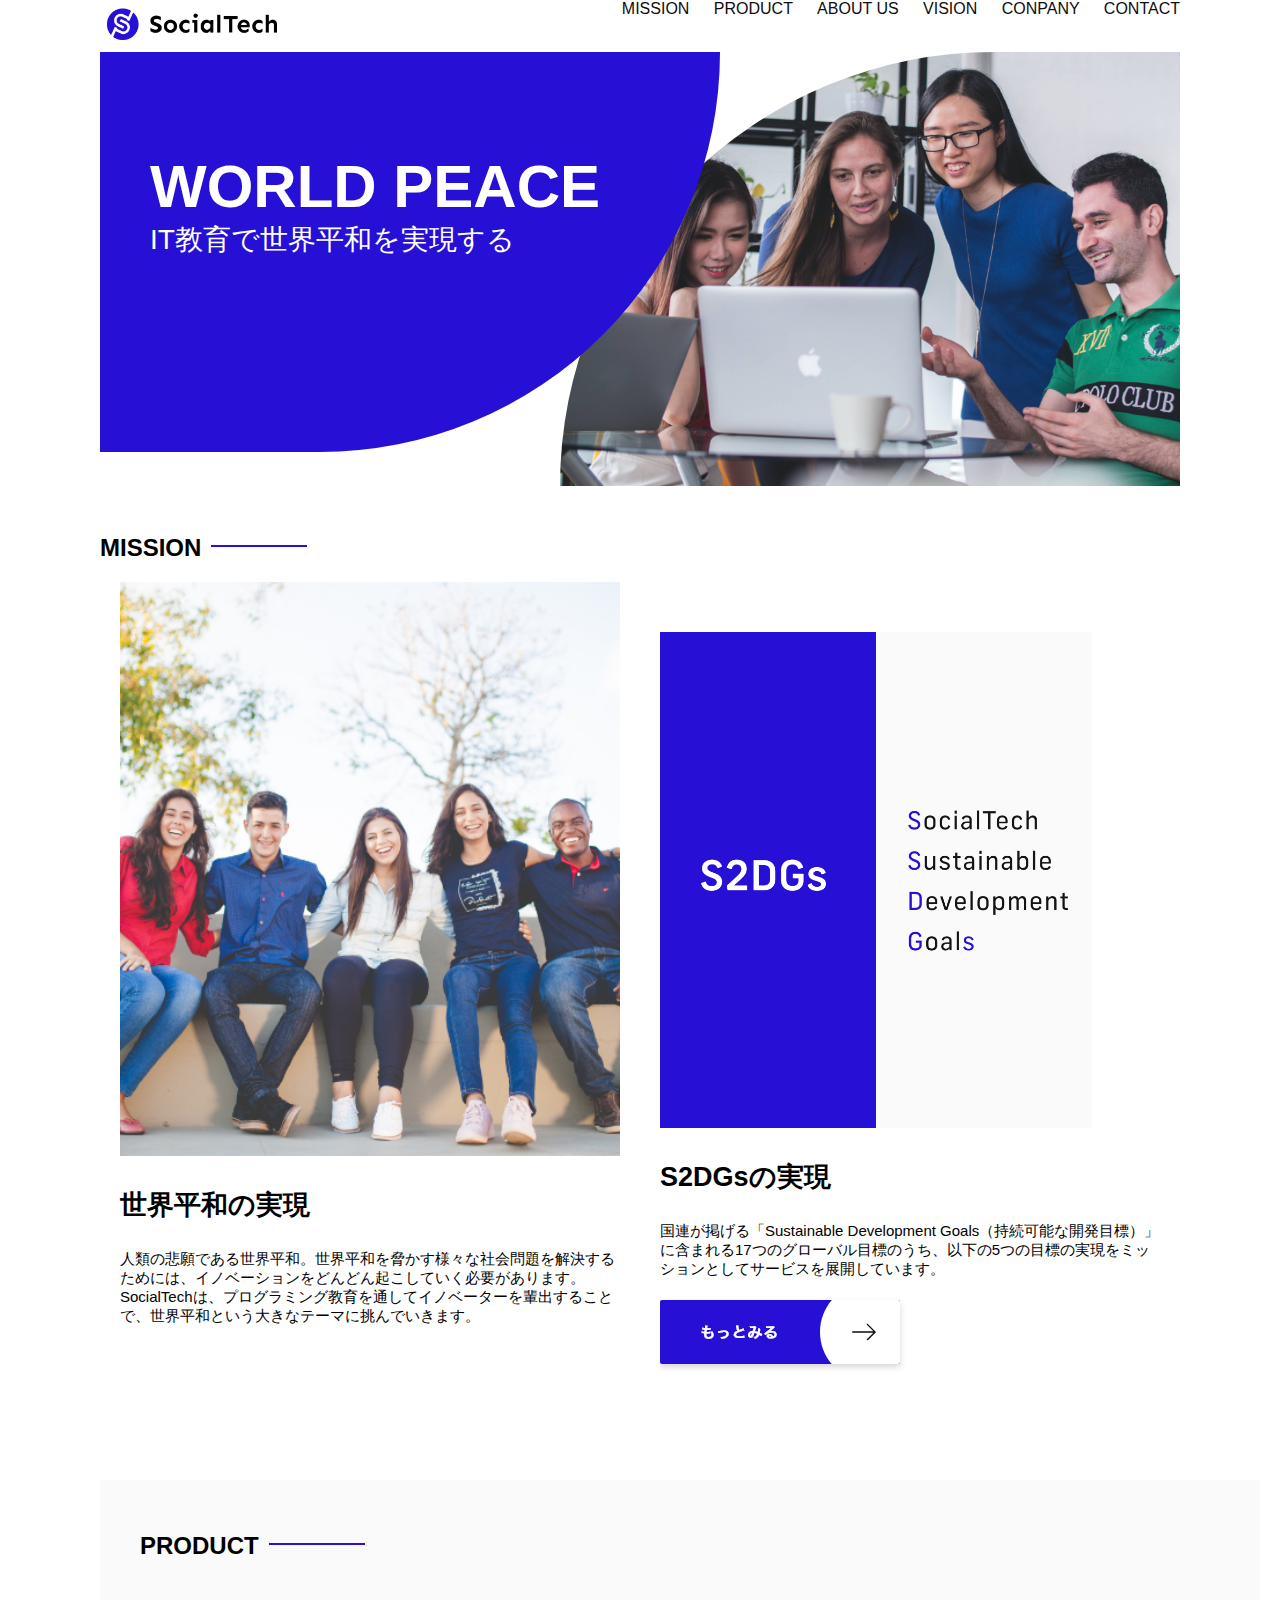
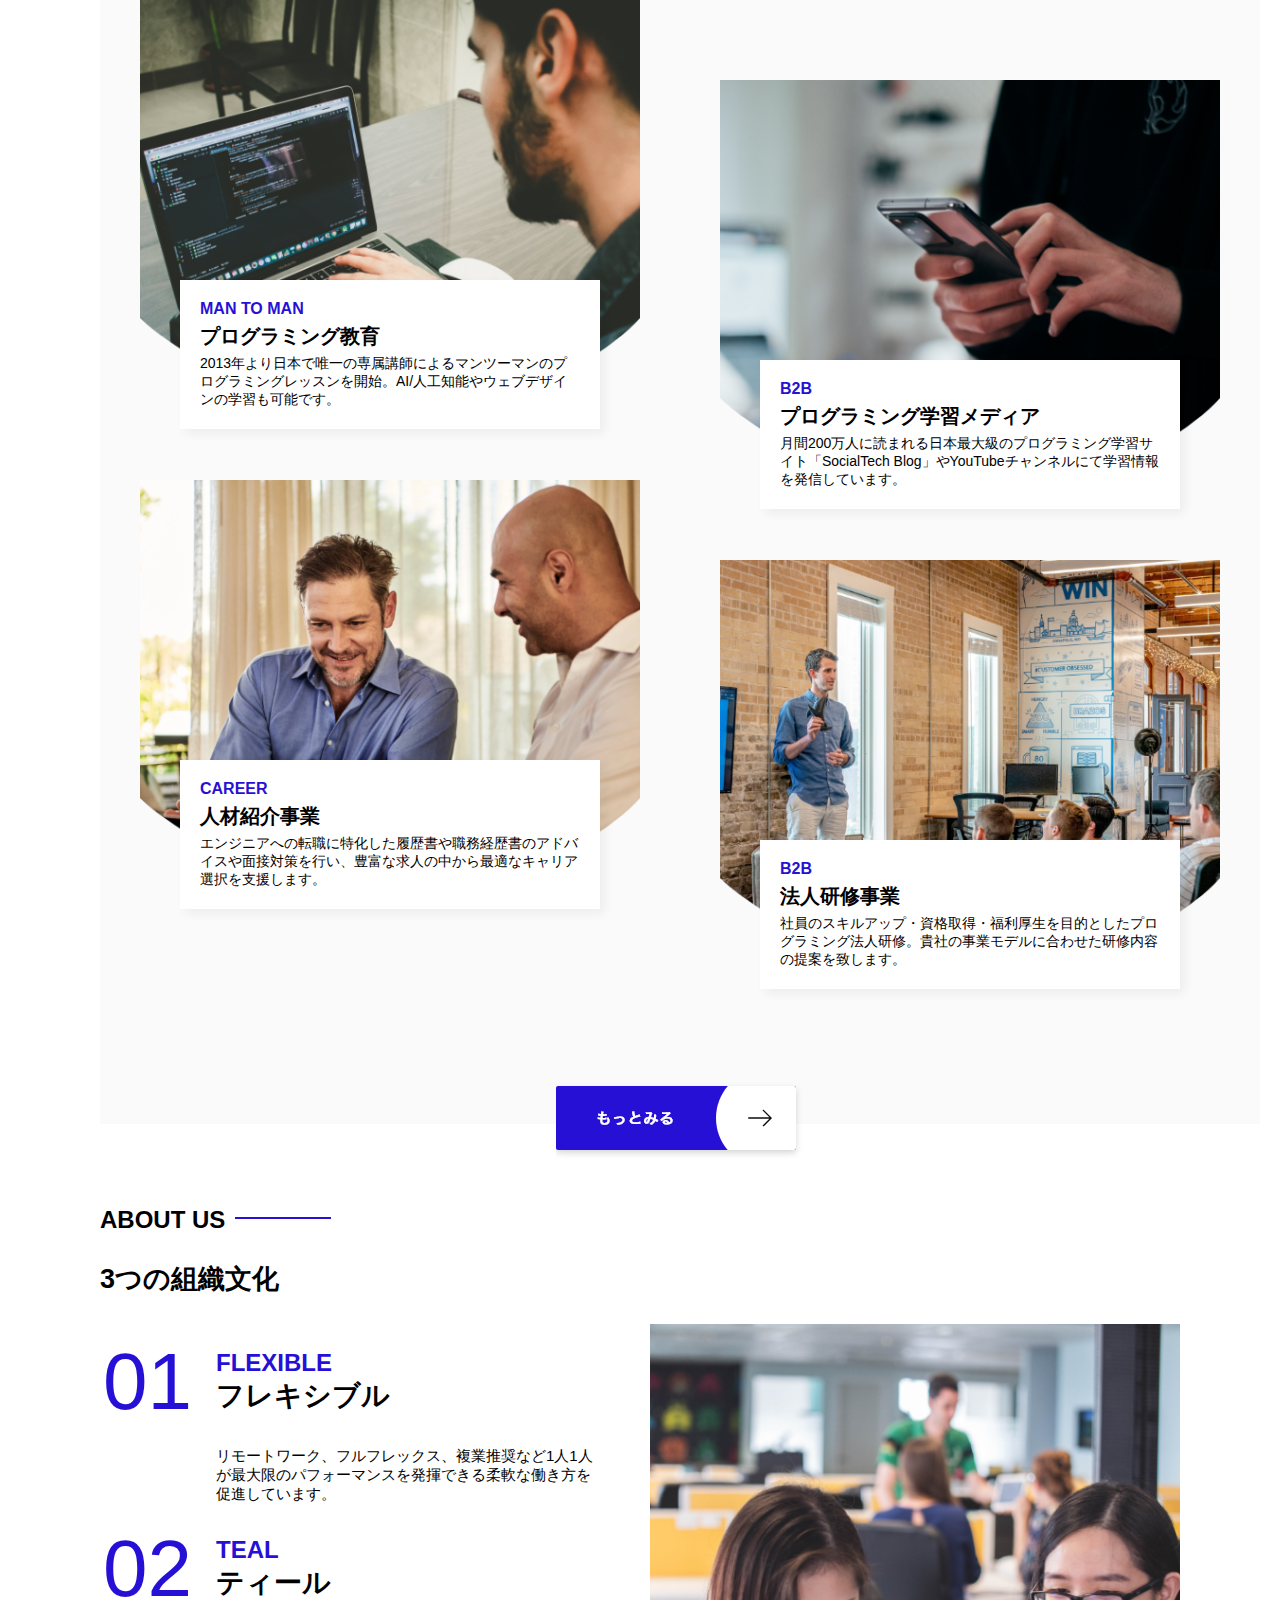
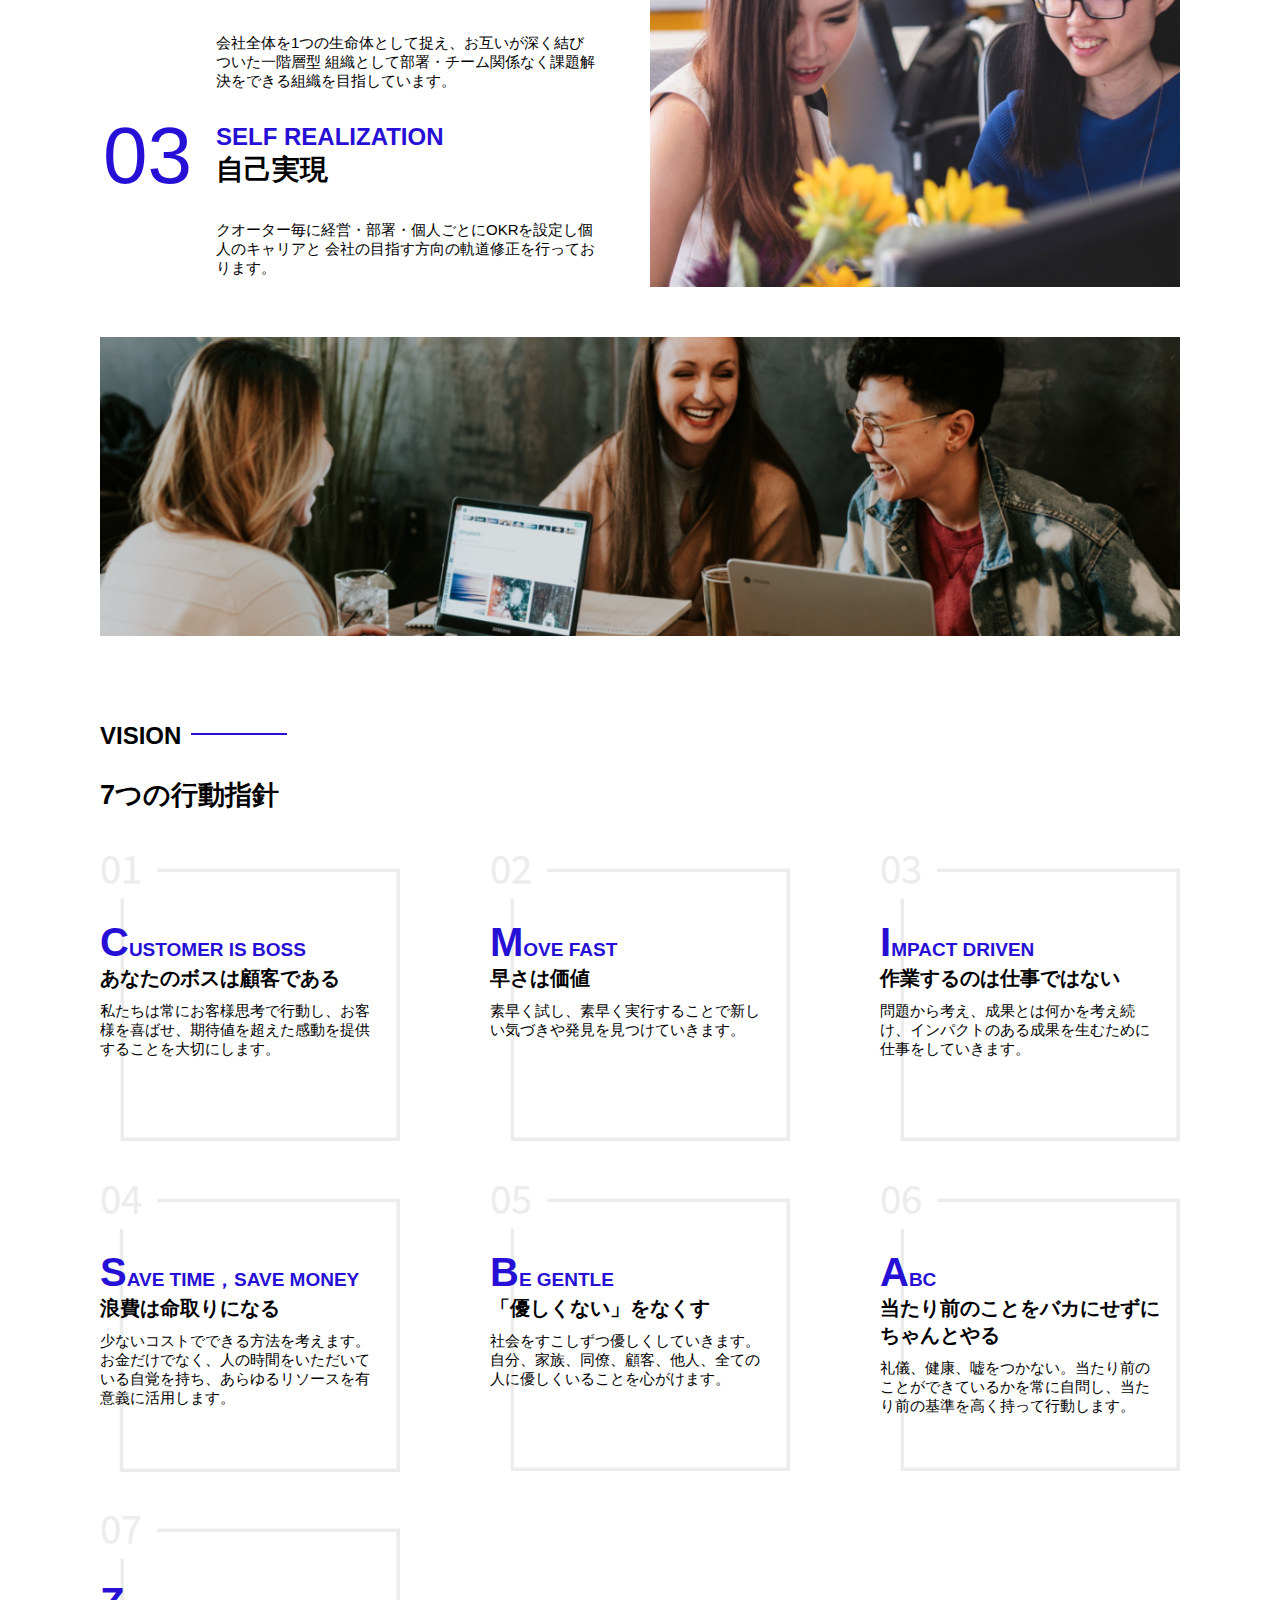
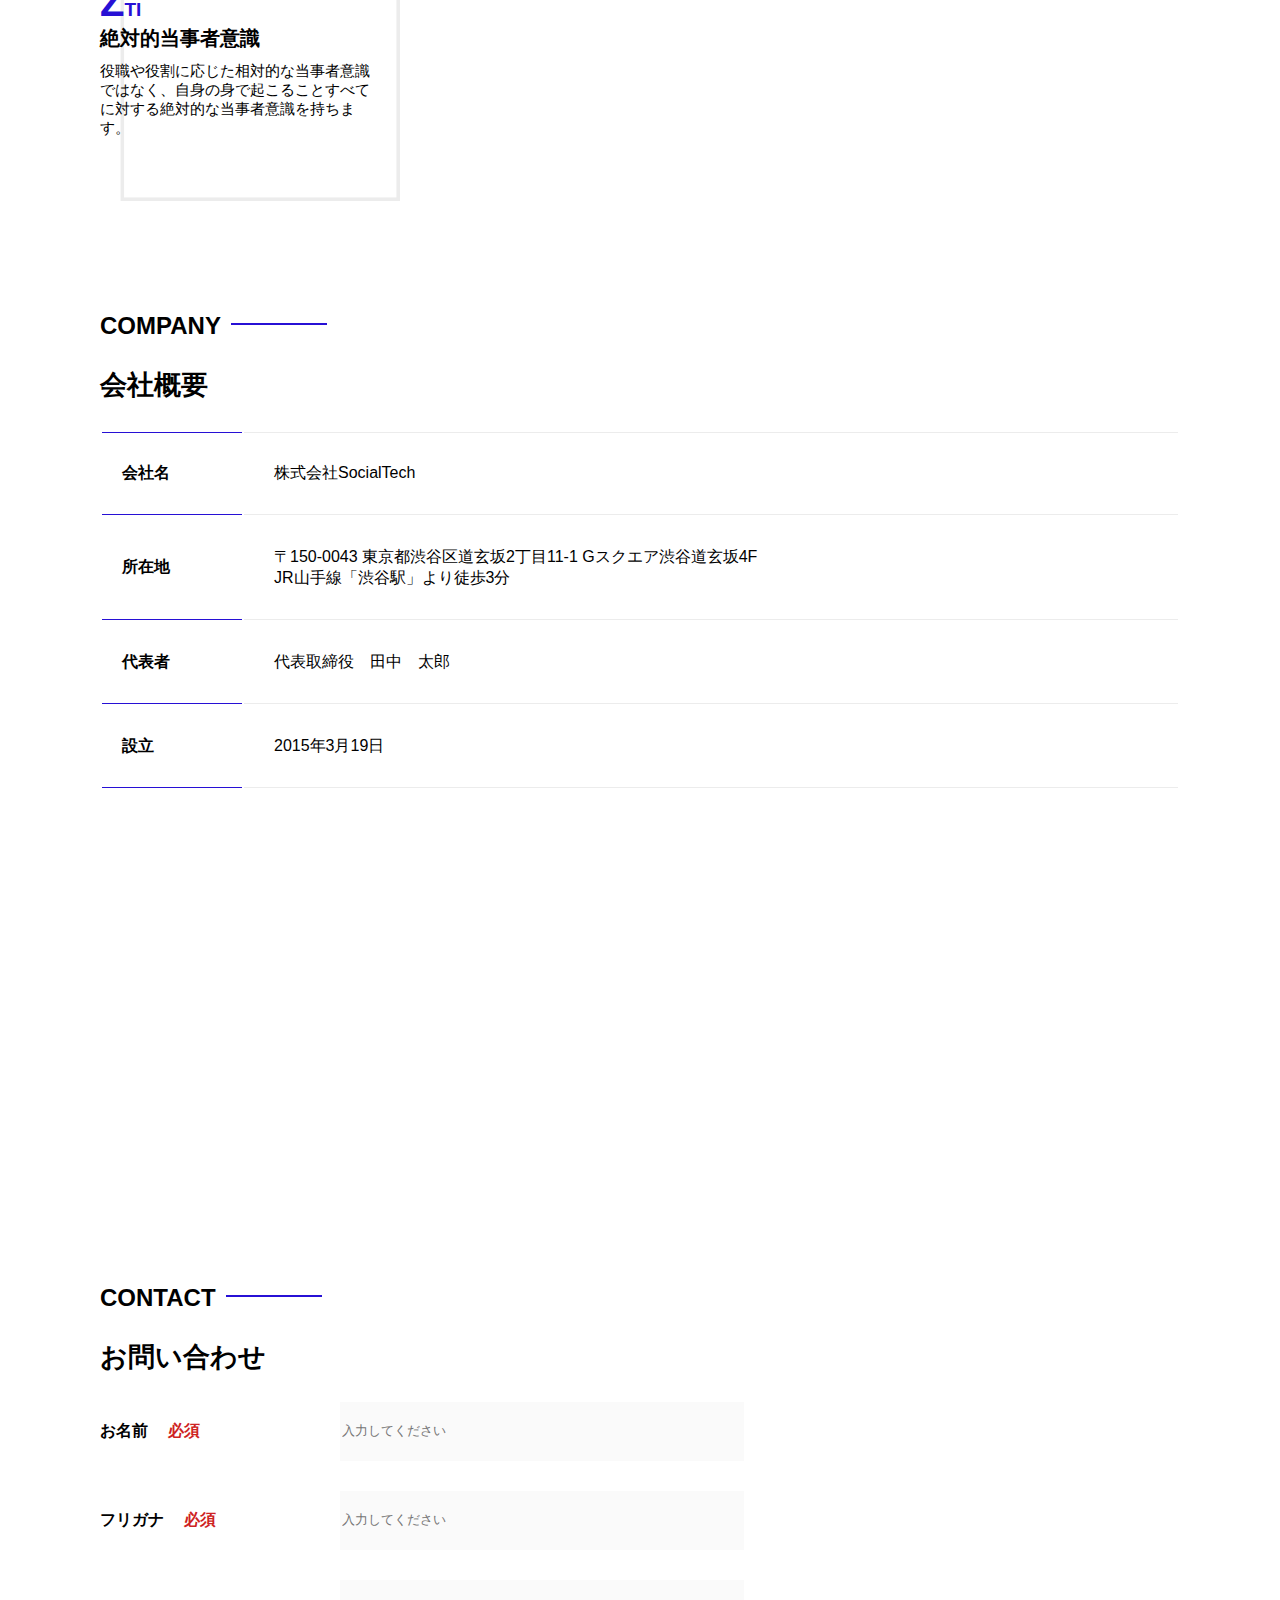
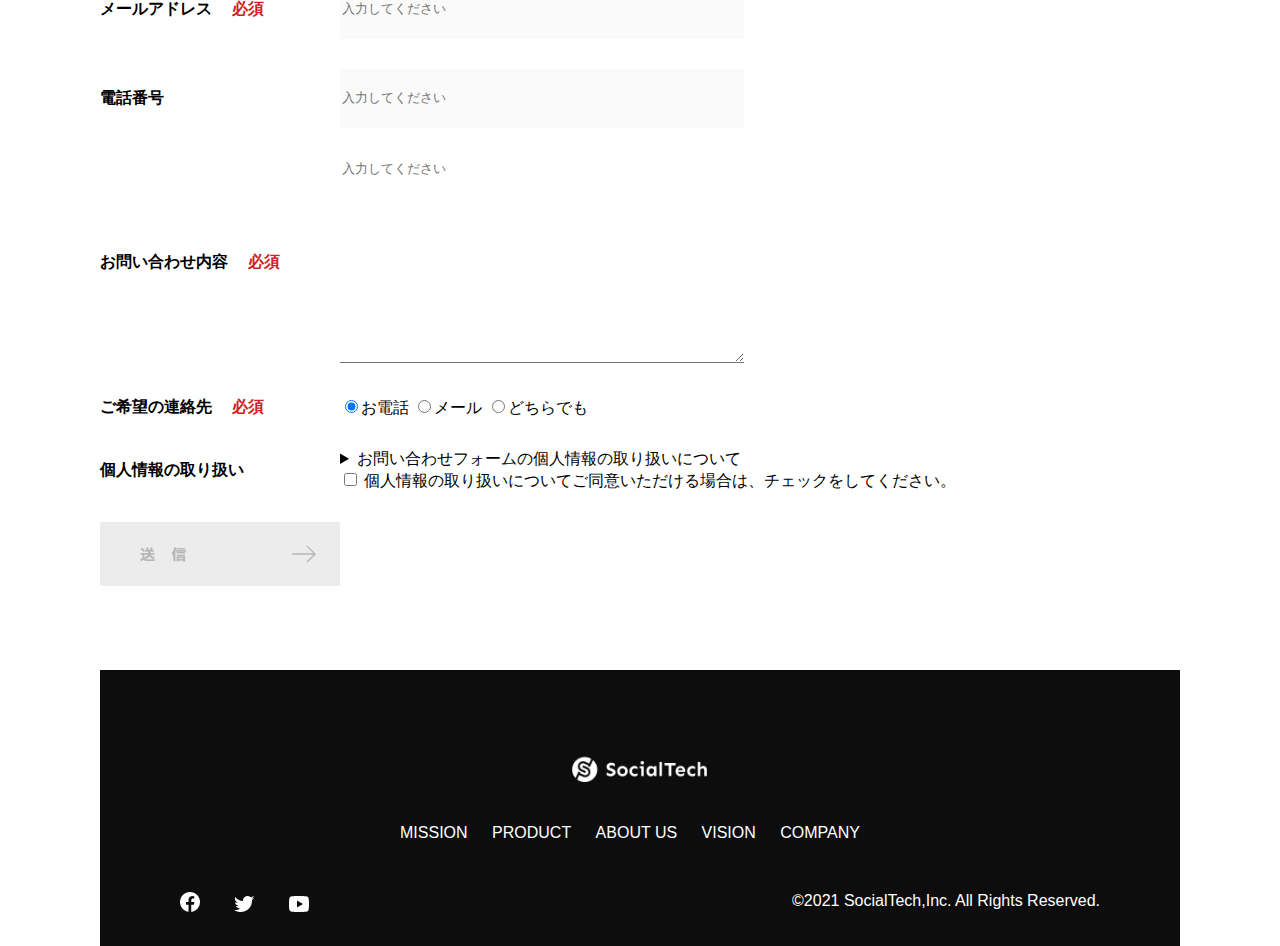
<file: index.html>
<!DOCTYPE html>
<html>
<head>
  <title>SocialTech</title>
  <meta charset="UTF-8">
  <meta name="description" content="SocialtechはEdtech業界のリーディングカンパニーを目指します。">
  <meta name="viewport" content="width=device-width,initial-scale=1.0">
  <link rel="stylesheet" href="style.css">
</head>
<body>
  <!-- ヘッダー -->
  <header>
    <!-- ロゴ -->
    <a href="index.html" id="logo"><img src="images/logo.png" alt="トップページに戻る"></a>

    <!-- PC用ナビゲーション -->
    <nav id="nav-pc">
      <a href="misson.html">MISSION</a>
      <a href="product.html">PRODUCT</a>
      <a href="index.html#aboutus">ABOUT US</a>
      <a href="index.html#vision">VISION</a>
      <a href="index.html#company">CONPANY</a>
      <a href="index.html#contact">CONTACT</a>
    </nav>
    <!-- スマホ用メニューボタン -->
    <img id="menu-sp" src="images/button-menu.png" alt="ナビゲーションを開く" onclick="document.getElementById('nav-sp').style.display = 'block'">
    
    <!-- スマホ用ナビゲーション -->
    <nav id="nav-sp">
      <img id="close" src="images/button-close.png" alt="ナビゲーションを閉じる" onclick="document.getElementById('nav-sp').style.display = 'none'">
       <a id="logo-sp" href="index.html" onclick="document.getElementById('nav-sp').style.display = 'none'"><img
           src="images/logo-sp.png" alt="トップページに戻る"></a>
       <a class="menu" href="mission.html" onclick="document.getElementById('nav-sp').style.display = 'none'">MISSION</a>
       <a class="menu" href="product.html" onclick="document.getElementById('nav-sp').style.display = 'none'">PRODUCT</a>
       <a class="menu" href="index.html#aboutus" onclick="document.getElementById('nav-sp').style.display = 'none'">ABOUT
         US</a>
       <a class="menu" href="index.html#vision"
         onclick="document.getElementById('nav-sp').style.display = 'none'">VISION</a>
       <a class="menu" href="index.html#company"
         onclick="document.getElementById('nav-sp').style.display = 'none'">COMPANY</a>
       <a class="menu" href="index.html#contact"
         onclick="document.getElementById('nav-sp').style.display = 'none'">CONTACT</a>
       <div id="sns">
         <a href="https://www.facebook.com/sejuku2013"><img src="images/button-facebook.png" alt="Facebookのリンク"></a>
         <a href="https://twitter.com/samuraijuku"><img src="images/button-twitter.png" alt="Twitterのリンク"></a>
         <a href="https://www.youtube.com/channel/UCCFOQO5aDK0xXam4cUQXT8g"><img src="images/button-youtube.png" alt="YouTubeのリンク"></a>
    </nav>
  </header>
<main>
<article>
  <!-- メインビジュアル -->
  <section id="main-visual">
    <div id="main-message">
     <h1>WORLD PEACE</h1>
     <p>IT教育で世界平和を実現する</p>
    </div>
    <img src="images/index/index-main.png" alt="PCの周りに集まる多国籍の仲間たち">
  </section>
  <!-- ミッション -->
  <section id="mission">
    <h2 class="index-h2">MISSION</h2>
    <div id="mission-flex">
      <div>
        <img id="mission-photo" src="images/index/index-mission.png" alt="屋外のベンチで写真を撮影する多国籍の仲間たち">
        <h3>世界平和の実現</h3>
        <p>
          人類の悲願である世界平和。世界平和を脅かす様々な社会問題を解決するためには、イノベーションをどんどん起こしていく必要があります。SocialTechは、プログラミング教育を通してイノベーターを輩出することで、世界平和という大きなテーマに挑んでいきます。
        </p>
      </div>
      <div>
        <img id="s2dgs" src="images/index/s2dgs.png" alt="S2DGs">
        <h3>S2DGsの実現</h3>
        <p>国連が掲げる「Sustainable Development Goals（持続可能な開発目標）」に含まれる17つのグローバル目標のうち、以下の5つの目標の実現をミッションとしてサービスを展開しています。</p>
        <a href="misson.html">
          <img src="images/button-more.png" alt="もっとみる">
        </a>
      </div>
    </div>
  </section>
  <!-- プロダクト -->
  <section id="product">
    <h2 class="index-h2">PRODUCT</h2>
    <div>
      <div id="product-left">
        <div>
          <img class="product-photo" src="images/index/index-mantoman.png" alt="PCでコードを書く男性">
          <div class="product-explain">
            <span>MAN TO MAN</span>
            <h3>プログラミング教育</h3>
            <p>2013年より日本で唯一の専属講師によるマンツーマンのプログラミングレッスンを開始。AI/人工知能やウェブデザインの学習も可能です。</p>
          </div>
        </div>
        <div>
          <img class="product-photo" src="images/index/index-career.png" alt="笑顔で話し合う2人の男性">
          <div class="product-explain">
            <span>CAREER</span>
            <h3>人材紹介事業</h3>
            <p>エンジニアへの転職に特化した履歴書や職務経歴書のアドバイスや面接対策を行い、豊富な求人の中から最適なキャリア選択を支援します。</p>
          </div>
        </div>
      </div>
      <div id="product-right">
        <div>
          <img class="product-photo" src="images/index/index-media.png" alt="スマートフォンを操作する人">
          <div class="product-explain">
            <span>B2B</span>
            <h3>プログラミング学習メディア</h3>
            <p>月間200万人に読まれる日本最大級のプログラミング学習サイト「SocialTech Blog」やYouTubeチャンネルにて学習情報を発信しています。</p>
          </div>
        </div>
        <div>
          <img class="product-photo" src="images/index/index-b2b.png" alt="講演中の男性とそれを聴く人々">
          <div class="product-explain">
            <span>B2B</span>
            <h3>法人研修事業</h3>
            <p>社員のスキルアップ・資格取得・福利厚生を目的としたプログラミング法人研修。貴社の事業モデルに合わせた研修内容の提案を致します。</p>
          </div>
        </div>
      </div>
    </div>
    <div>
      <a id="product-more" href="product.html">
        <img src="images/button-more.png" alt="もっとみる">
      </a>
    </div>
  </section>
  <!-- ABOUT US -->
  <section id="aboutus">
    <h2 class="index-h2">ABOUT US</h2>
    <h3>3つの組織文化</h3>
    <div>
      <table class="culture-table">
        <tr>
          <td>
            <span class="culture-num">01</span>
          </td>
          <td>
            <span class="culture-en">FLEXIBLE</span>
            <span class="culture-jp">フレキシブル</span>
          </td>
        </tr>
        <tr>
          <td>
            <!-- 空のセル -->
          </td>
          <td>
            <p class="culture-description">
              リモートワーク、フルフレックス、複業推奨など1人1人が最大限のパフォーマンスを発揮できる柔軟な働き方を促進しています。
            </p>
          </td>
        </tr>
        <tr>
          <td>
            <span class="culture-num">02</span>
          </td>
          <td>
            <span class="culture-en">TEAL</span>
            <span class="culture-jp">ティール</span>
          </td>
        </tr>
        <tr>
          <td>
            <!-- 空のセル -->
          </td>
          <td>
            <p class="culture-description">
              会社全体を1つの生命体として捉え、お互いが深く結びついた一階層型
              組織として部署・チーム関係なく課題解決をできる組織を目指しています。
            </p>
          </td>
        </tr>
        <tr>
          <td>
            <span class="culture-num">03</span>
          </td>
          <td>
            <span class="culture-en">SELF REALIZATION</span>
            <span class="culture-jp">自己実現</span>
          </td>
        </tr>
        <tr>
          <td>
            <!-- 空のセル -->
          </td>
          <td>
            <p class="culture-description">
              クオーター毎に経営・部署・個人ごとにOKRを設定し個人のキャリアと
              会社の目指す方向の軌道修正を行っております。
            </p>
          </td>
        </tr>
      </table>
      <img class="culture-img" src="images/index/index-aboutus1.png" alt="笑顔で話し合う2人の女性">
    </div>
    <img class="culture-img2" src="images/index/index-aboutus2.png" alt="笑顔で話し合う3人の男女">
  </section>
  <!-- VISION -->
  <section id="vision">
    <h2 class="index-h2">VISION</h2>
    <h3>7つの行動指針</h3>
    <div>
      <div class="vision-box">
        <img src="images/index/vision-01.png" alt="01">
        <span>
          <h4>CUSTOMER IS BOSS</h4>
          <h5>あなたのボスは顧客である</h5>
          <p>私たちは常にお客様思考で行動し、お客様を喜ばせ、期待値を超えた感動を提供することを大切にします。</p>
        </span>
      </div>
      <div class="vision-box">
        <img src="images/index/vision-02.png" alt="02">
        <span>
          <h4>MOVE FAST</h4>
          <h5>早さは価値</h5>
          <p>素早く試し、素早く実行することで新しい気づきや発見を見つけていきます。</p>
        </span>
      </div>
      <div class="vision-box">
        <img src="images/index/vision-03.png" alt="03">
        <span>
          <h4>IMPACT DRIVEN</h4>
          <h5>作業するのは仕事ではない</h5>
          <p>問題から考え、成果とは何かを考え続け、インパクトのある成果を生むために仕事をしていきます。</p>
        </span>
      </div>
      <div class="vision-box">
        <img src="images/index/vision-04.png" alt="04">
        <span>
          <h4>SAVE TIME，SAVE MONEY</h4>
          <h5>浪費は命取りになる</h5>
          <p>少ないコストでできる方法を考えます。お金だけでなく、人の時間をいただいている自覚を持ち、あらゆるリソースを有意義に活用します。</p>
        </span>
      </div>
      <div class="vision-box">
        <img src="images/index/vision-05.png" alt="05">
        <span>
          <h4>BE GENTLE</h4>
          <h5>「優しくない」をなくす</h5>
          <p>社会をすこしずつ優しくしていきます。自分、家族、同僚、顧客、他人、全ての人に優しくいることを心がけます。</p>
        </span>
      </div>
      <div class="vision-box">
        <img src="images/index/vision-06.png" alt="06">
        <span>
          <h4>ABC</h4>
          <h5>当たり前のことをバカにせずにちゃんとやる</h5>
          <p>礼儀、健康、嘘をつかない。当たり前のことができているかを常に自問し、当たり前の基準を高く持って行動します。</p>
        </span>
      </div>
      <div class="vision-box">
        <img src="images/index/vision-07.png" alt="07">
        <span>
          <h4>ZTI</h4>
          <h5>絶対的当事者意識</h5>
          <p>役職や役割に応じた相対的な当事者意識ではなく、自身の身で起こることすべてに対する絶対的な当事者意識を持ちます。</p>
        </span>
      </div>
    </div>
  </section>
  <!-- COMPANY -->
  <section id="company">
    <h2 class="index-h2">COMPANY</h2>
    <h3>会社概要</h3>
    <table id="company-table">
      <tr>
        <th class="tableheader-first">会社名</th>
        <td class="cell-first">株式会社SocialTech</td>
      </tr>
      <tr>
        <th class="tableheader">所在地</th>
        <td class="cell">〒150-0043 東京都渋谷区道玄坂2丁目11-1 Gスクエア渋谷道玄坂4F<br>JR山手線「渋谷駅」より徒歩3分</td>
      </tr>
      <tr>
        <th class="tableheader">代表者</th>
        <td class="cell">代表取締役　田中　太郎</td>
      </tr>
      <tr>
        <th class="tableheader">設立</th>
        <td class="cell">2015年3月19日</td>
      </tr>
    </table>
    <iframe src="https://www.google.com/maps/embed?pb=!1m18!1m12!1m3!1d3241.7759544892483!2d139.69399665123464!3d35.65789123876098!2m3!1f0!2f0!3f0!3m2!1i1024!2i768!4f13.1!3m3!1m2!1s0x60188caa0042e8d1%3A0xba130bea826a7aa2!2z44CSMTUwLTAwNDMg5p2x5Lqs6YO95riL6LC35Yy66YGT546E5Z2C77yS5LiB55uu77yR77yR4oiS77yR!5e0!3m2!1sja!2sjp!4v1636872991912!5m2!1sja!2sjp"
    style="border: 0;" allowfullscreen="" loading="lazy">
    </iframe>
  </section>
  <!-- お問い合わせフォーム -->
  <section id="contact">
    <h2 class="index-h2">CONTACT</h2>
    <h3>お問い合わせ</h3>
    <form action="https://api.staticforms.xyz/submit" method="post">
      <input type="text" name="honeypot" style="display:none">
      <input type="hidden" name="accessKey" value="ac609c7e-d6ca-4582-9993-556d2dd8ef37">
      <input type="hidden" name="subject" value="Webサイトからお問い合わせがありました" />
      <input type="hidden" name="replyTo" value="takuma.era@gmail.com">
      <input type="hidden" name="redirectTo" value="">         
      <div>
        <div class="contact-heading">
          <label class="contact-label">お名前<span class="contact-span">必須</span></label>
        </div>
        <div class="contact-form">
          <input type="text" name="name" placeholder="入力してください" class="contact-textbox">
        </div>
      </div>
      <div>
        <div class="contact-heading">
          <label class="contact-label">フリガナ<span class="contact-span">必須</span></label>
        </div>
        <div>
          <input type="text" name="hurigana" placeholder="入力してください" class="contact-textbox">
        </div>
      </div>
      <div>
        <div class="contact-heading">
          <label class="contact-label">メールアドレス<span class="contact-span">必須</span></label>
        </div>
        <div>
          <input type="text" name="email" placeholder="入力してください" class="contact-textbox">
        </div>
      </div>
      <div>
        <div class="contact-heading">
          <label class="contact-label">電話番号</label>
        </div>
        <div>
          <input type="text" name="tel" placeholder="入力してください" class="contact-textbox">
        </div>
      </div>
      <div>
        <div class="contact-heading">
          <label class="contact-label">お問い合わせ内容<span class="contact-span">必須</span></label>
        </div>
        <div>
          <textarea class="contact-textarea" placeholder="入力してください" name="message"></textarea>
        </div>
      </div>
      <div>
        <div class="contact-heading">
          <label class="contact-label">ご希望の連絡先<span class="contact-span">必須</span></label>
        </div>
        <div>
          <input class="radiobutton" type="radio" value="tel" name="contact" checked><label>お電話</label>
          <input class="radiobutton" type="radio" value="mail" name="contact"><label>メール</label>
          <input class="radiobutton" type="radio" value="both" name="contact"><label>どちらでも</label>
        </div>
      </div>
      <div>
        <div class="contact-heading">
          <label class="contact-label">個人情報の取り扱い</label>
        </div>
        <div>
          <details>
            <summary>お問い合わせフォームの個人情報の取り扱いについて</summary>
            <div>
              <span>１．組織の名称又は氏名</span><br>
              株式会社SocialTech<br><br>
              <span>２．個人情報保護管理者（若しくはその代理人）の氏名又は職名、所属及び連絡先
                鈴木 一郎 コーポレート部</span><br>
              メールアドレス：support@socialtech.net<br>
              TEL：03-xxxx-xxxx<br>
              <span>３．個人情報の利用目的</span><br>
              ・本サービス及び本サービスに関連する情報の提供又はそれらに関する連絡のため<br>
              ・ユーザーの本人確認のため<br>
              ・当社サービスのご案内のため<br>
              ・当社の商品等の広告または宣伝（電子メールによるものを含むものとします。）<br><br>
              <span>４．個人情報の取り扱い業務の委託</span><br>
              個人情報の取扱業務の全部または一部を外部に業務委託する場合があります。<br>
              その際、弊社は、個人情報を適切に保護できる管理体制を敷き実行していることを条件として<br>
              委託先を厳選したうえで、機密保持契約を委託先と締結し、お客様の個人情報を厳密に管理させます。<br><br>
              <span>５．個人情報の開示等の請求</span><br>
              お客様は、弊社に対してご自身の個人情報の開示等（利用目的の通知、開示、内容の訂正・追加・削除、利用の停止または消去、第三者への提供の停止）に関して、当社問合わせ窓口に申し出ることができます。<br>
              その際、弊社はお客様ご本人を確認させていただいたうえで、合理的な期間内に対応いたします。<br><br>
              なお、個人情報に関する弊社問合わせ先は、次の通りです。<br><br>
              株式会社SocialTech　個人情報問合せ窓口<br>
              〒150-0043　東京都渋谷区道玄坂2丁目11-1 Ｇスクエア渋谷道玄坂 4F<br>
              メールアドレス：support@socialtech.net　TEL：03-xxxx-xxxx<br><br>
              <span>６．個人情報を提供されることの任意性について</span><br><br>
              お客様がご自身の個人情報を弊社に提供されるか否かは、お客様のご判断によりますが、もしご提供されない場合には、適切なサービスが提供できない場合がありますので予めご了承ください。 
            </div>
          </details>
          <input type="checkbox" name="agree">
          <span>個人情報の取り扱いについてご同意いただける場合は、チェックをしてください。</span>
        </div>
      </div>
      <input type="image" src="images/button-submit.png" alt="送信する">
    </form>
  </section>
</article>
<footer>
  <div id="footer-logo">
    <img src="images/logo-sp.png" alt="SocialTech">
  </div>
  <div id="footer-link">
    <a href="misson.html">MISSION</a>
    <a href="product.html">PRODUCT</a>
    <a href="index.html#aboutus">ABOUT US</a>
    <a href="index.html#vision">VISION</a>
    <a href="index.html#company">COMPANY</a>
    <a href="index.html#contact"></a>
  </div>
  <div id="sns-footer">
    <a href="https://www.facebook.com/sejuku2013"><img src="images/button-facebook.png" alt="Facebookのリンク"></a>
         <a href="https://twitter.com/samuraijuku"><img src="images/button-twitter.png" alt="Twitterのリンク"></a>
         <a href="https://www.youtube.com/channel/UCCFOQO5aDK0xXam4cUQXT8g"><img src="images/button-youtube.png" alt="YouTubeのリンク"></a>
         <span id="copyright">&copy;2021 SocialTech,Inc. All Rights Reserved.</span>
  </div>
</footer>
</main>
</body>
</html>
</file>
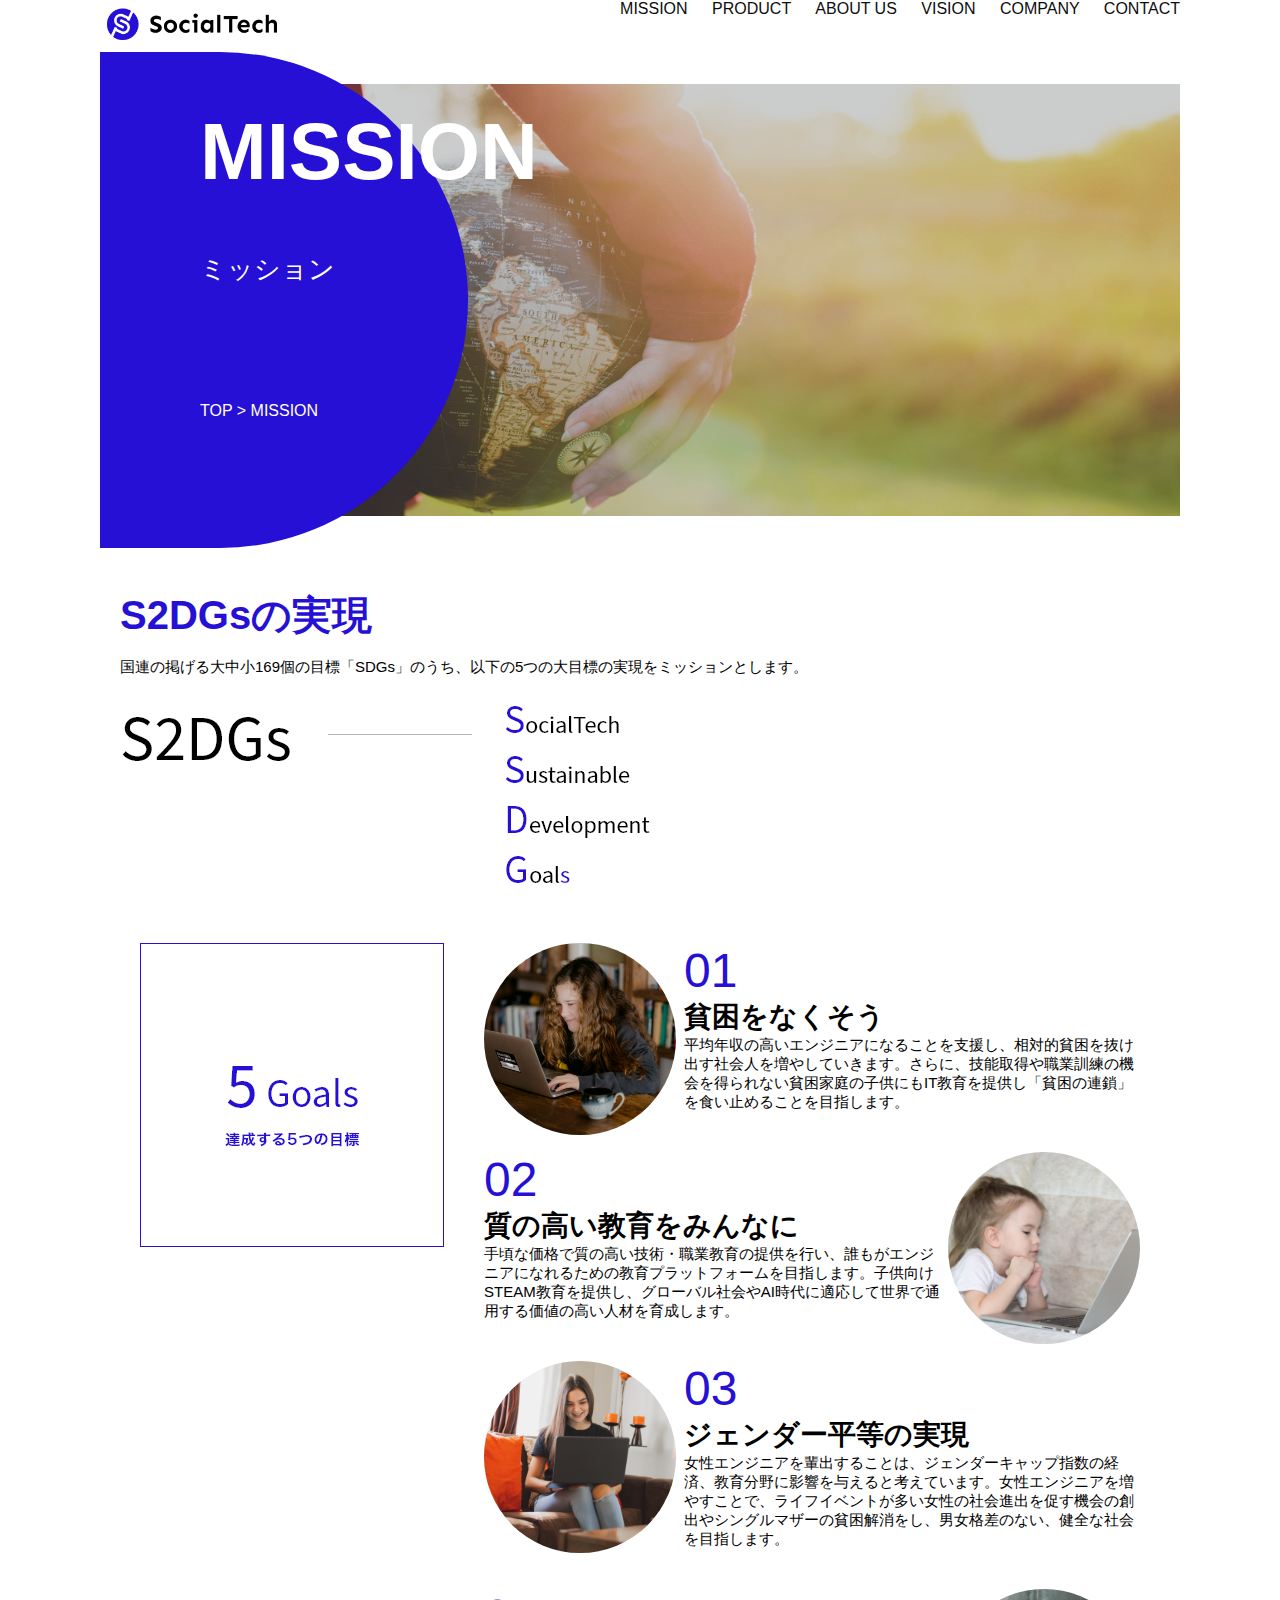
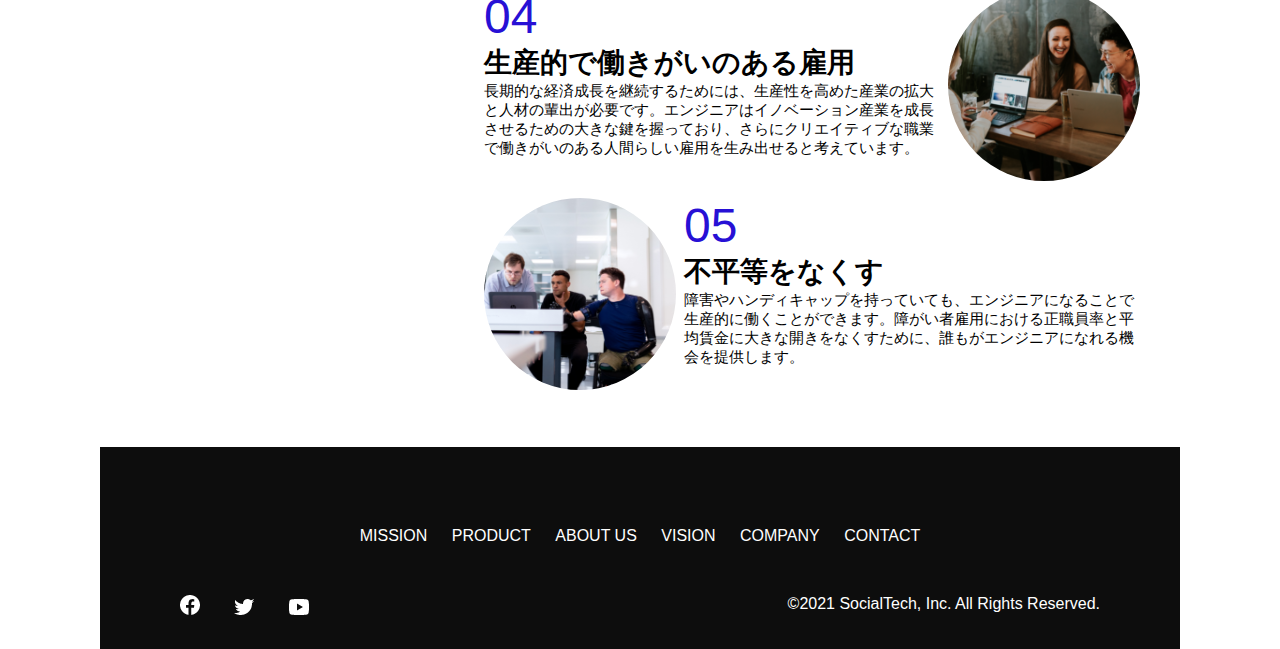
<file: misson.html>
<!DOCTYPE html>
<html>
<head>
  <title>SocialTech - MISSION ミッション -</title>
  <meta charset="UTF-8">
  <meta name="description" content="SocialTechが目指す5つの目標（S2DGs)を紹介します">
  <meta name="viewport" content="width=device-width,initial-scale=1.0">
  <link rel="stylesheet" href="style.css">
</head>

<body>
  <!-- ヘッダー -->
  <header>
    <!-- ロゴ -->
    <a href="index.html" id="logo"><img src="images/logo.png" alt="トップページに戻る"></a>

    <!-- PC用ナビゲーション -->
    <nav id="nav-pc">
      <a href="misson.html">MISSION</a>
      <a href="product.html">PRODUCT</a>
      <a href="index.html#aboutus">ABOUT US</a>
      <a href="index.html#vision">VISION</a>
      <a href="index.html#company">COMPANY</a>
      <a href="index.html#contact">CONTACT</a>
    </nav>
    <!-- スマホ用ナビゲーション -->
    <img id="menu-sp" src="images/button-menu.png" alt="ナビゲーションを開く" onclick="document.getElementById('nav-sp').style.display = 'block'">
    <!-- スマホ用ナビゲーション -->
    <nav id="nav-sp">
      <img id="close" src="images/button-close.png" alt="ナビゲーションを閉じる" onclick="document.getElementById('nav-sp').style.display = 'none'">
        <a id="logo-sp" href="index.html" onclick="document.getElementById('nav-sp').style.display = 'none'"><img
            src="images/logo-sp.png" alt="トップページに戻る"></a>
        <a class="menu" href="mission.html" onclick="document.getElementById('nav-sp').style.display = 'none'">MISSION</a>
        <a class="menu" href="product.html" onclick="document.getElementById('nav-sp').style.display = 'none'">PRODUCT</a>
        <a class="menu" href="index.html#aboutus" onclick="document.getElementById('nav-sp').style.display = 'none'">ABOUT
          US</a>
        <a class="menu" href="index.html#vision"
          onclick="document.getElementById('nav-sp').style.display = 'none'">VISION</a>
        <a class="menu" href="index.html#company"
          onclick="document.getElementById('nav-sp').style.display = 'none'">COMPANY</a>
        <a class="menu" href="index.html#contact"
          onclick="document.getElementById('nav-sp').style.display = 'none'">CONTACT</a>
        <div id="sns">
          <a href="https://www.facebook.com/sejuku2013"><img src="images/button-facebook.png" alt="Facebookのリンク"></a>
          <a href="https://twitter.com/samuraijuku"><img src="images/button-twitter.png" alt="Twitterのリンク"></a>
          <a href="https://www.youtube.com/channel/UCCFOQO5aDK0xXam4cUQXT8g"><img src="images/button-youtube.png" alt="YouTubeのリンク"></a>
        </div>
    </nav>
  </header>
  <main>
    <article>
      <section id="mission-main">
        <div id="mission-title">
          <h1>MISSION</h1>
          <span>ミッション</span>
          <div>TOP > MISSION</div>
        </div>
      </section>
      <section id="mission-s2dgs">
        <h2 class="mission-h2">S2DGsの実現</h2>
        <p>国連の掲げる大中小169個の目標「SDGs」のうち、以下の5つの大目標の実現をミッションとします。</p>
        <img src="images/mission/mission-s2dgs.png" alt="S2DGs">
      </section>
      <section id="mission-5goals">
        <div>
          <img id="s2dgs-image" src="images/mission/mission-5goals.png" alt="5Goals">
        </div>
        <div>
         <div>
           <img class="fivegoals-image-left" src="images/mission/mission-5goals01.png" alt="PCを操作する女の子">
           <span class="fivegoals-number">01</span>
           <h3 class="fivegoals-h3">貧困をなくそう</h3>
           <p class="fivegoals-p">
            平均年収の高いエンジニアになることを支援し、相対的貧困を抜け出す社会人を増やしていきます。さらに、技能取得や職業訓練の機会を得られない貧困家庭の子供にもIT教育を提供し「貧困の連鎖」を食い止めることを目指します。
          </p>
         </div>

         <div>
           <img class="fivegoals-image-right" src="images/mission/mission-5goals02.png" alt="PCを見つめる小さい女の子">
           <span class="fivegoals-number">02</span>
           <h3 class="fivegoals-h3">質の高い教育をみんなに</h3>
           <p class="fivegoals-p">
            手頃な価格で質の高い技術・職業教育の提供を行い、誰もがエンジニアになれるための教育プラットフォームを目指します。子供向けSTEAM教育を提供し、グローバル社会やAI時代に適応して世界で通用する価値の高い人材を育成します。
          </p>
         </div>

         <div>
           <img class="fivegoals-image-left" src="images/mission/mission-5goals03.png" alt="PCを操作する女性">
           <span class="fivegoals-number">03</span>
           <h3 class="fivegoals-h3">ジェンダー平等の実現</h3>
           <p class="fivegoals-p">
            女性エンジニアを輩出することは、ジェンダーキャップ指数の経済、教育分野に影響を与えると考えています。女性エンジニアを増やすことで、ライフイベントが多い女性の社会進出を促す機会の創出やシングルマザーの貧困解消をし、男女格差のない、健全な社会を目指します。
           </p>
         </div>

         <div>
           <img class="fivegoals-image-right" src="images/mission/mission-5goals04.png" alt="笑顔で話し合う3人の男女">
           <span class="fivegoals-number">04</span>
           <h3 class="fivegoals-h3">生産的で働きがいのある雇用</h3>
           <p class="fivegoals-p">
            長期的な経済成長を継続するためには、生産性を高めた産業の拡大と人材の輩出が必要です。エンジニアはイノベーション産業を成長させるための大きな鍵を握っており、さらにクリエイティブな職業で働きがいのある人間らしい雇用を生み出せると考えています。
           </p>
         </div>

         <div>
           <img class="fivegoals-image-left" src="images/mission/mission-5goals05.png" alt="障害を持つ男性が生き生きと働く様子">
           <span class="fivegoals-number">05</span>
           <h3 class="fivegoals-h3">不平等をなくす</h3>
           <p class="fivegoals-p">
            障害やハンディキャップを持っていても、エンジニアになることで生産的に働くことができます。障がい者雇用における正職員率と平均賃金に大きな開きをなくすために、誰もがエンジニアになれる機会を提供します。
           </p>
         </div>
        </div>
      </section>
    </article>
    <footer>
      <div id="footer-link">
        <a href="mission.html">MISSION</a>
        <a href="product.html">PRODUCT</a>
        <a href="index.html#aboutus">ABOUT US</a>
        <a href="index.html#vision">VISION</a>
        <a href="index.html#company">COMPANY</a>
        <a href="index.html#contact">CONTACT</a>
      </div>
      <div id="sns-footer">
        <a href="https://www.facebook.com/sejuku2013"><img src="images/button-facebook.png" alt="Facebookのリンク"></a>
        <a href="https://twitter.com/samuraijuku"><img src="images/button-twitter.png" alt="Twitterのリンク"></a>
        <a href="https://www.youtube.com/channel/UCCFOQO5aDK0xXam4cUQXT8g"><img src="images/button-youtube.png" alt="YouTubeのリンク"></a>
        <span id="copyright">&copy;2021 SocialTech, Inc. All Rights Reserved. </span>
      </div>
    </footer>
  </main>
</body>
</html>
</file>
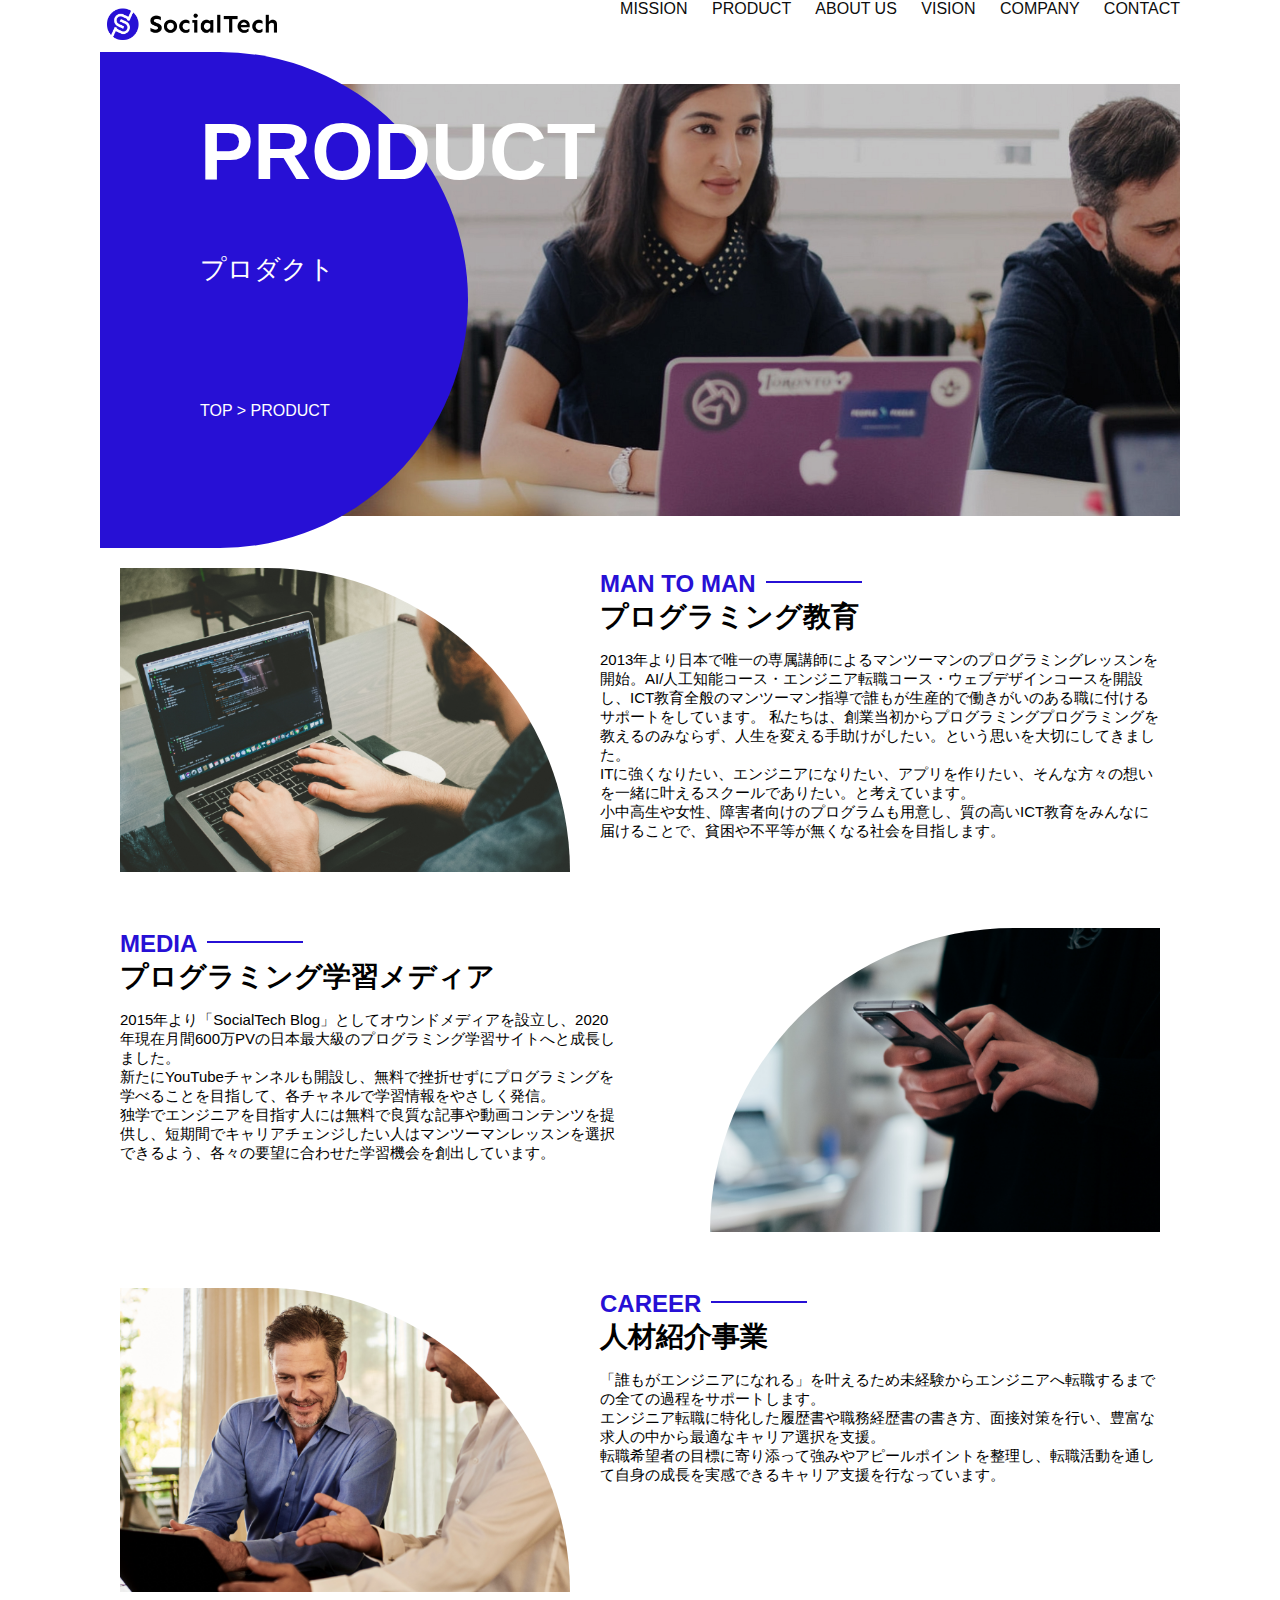
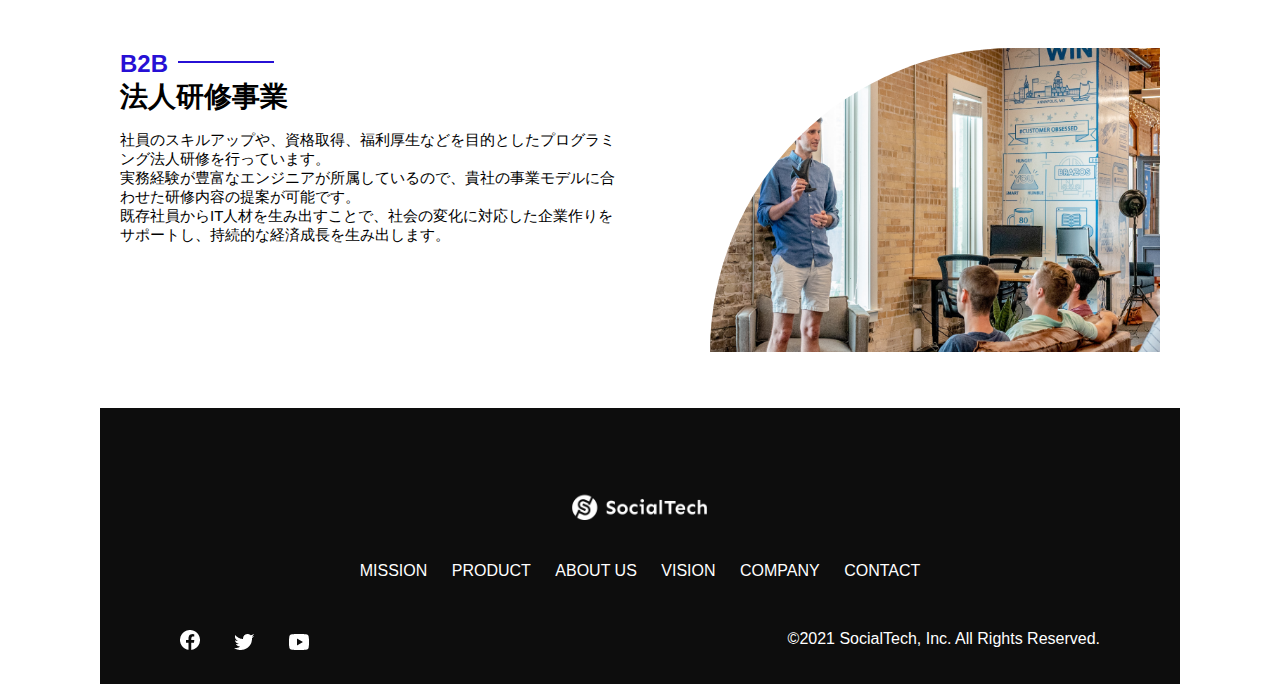
<file: product.html>
<!DOCTYPE html>
 <html>
 <head>
   <title>SocialTech -PRODUCT プロダクト-</title>
   <meta charset="UTF-8">
   <meta name="description" content="SocialTechの4つのプロダクトを紹介します">
   <meta name="viewport" content="width=device-width, initial-scale=1.0">
   <link rel="stylesheet" href="style.css">
 </head>
 
 <body>
   <!-- ヘッダー -->
   <header>
     <!-- ロゴ -->
     <a href="index.html" id="logo"><img src="images/logo.png" alt="トップページに戻る"></a>
 
     <!-- PC用ナビゲーション -->
     <nav id="nav-pc">
       <a href="mission.html">MISSION</a>
       <a href="product.html">PRODUCT</a>
       <a href="index.html#aboutus">ABOUT US</a>
       <a href="index.html#vision">VISION</a>
       <a href="index.html#company">COMPANY</a>
       <a href="index.html#contact">CONTACT</a>
     </nav>
 
     <!-- スマホ用メニューボタン -->
     <img id="menu-sp" src="images/button-menu.png" alt="ナビゲーションを開く" onclick="document.getElementById('nav-sp').style.display = 'block'">
 
     <!-- スマホ用ナビゲーション -->
     <nav id="nav-sp">
       <img id="close" src="images/button-close.png" alt="ナビゲーションを閉じる" onclick="document.getElementById('nav-sp').style.display = 'none'">
       <a id="logo-sp" href="index.html" onclick="document.getElementById('nav-sp').style.display = 'none'"><img
           src="images/logo-sp.png" alt="トップページに戻る"></a>
       <a class="menu" href="mission.html" onclick="document.getElementById('nav-sp').style.display = 'none'">MISSION</a>
       <a class="menu" href="product.html" onclick="document.getElementById('nav-sp').style.display = 'none'">PRODUCT</a>
       <a class="menu" href="index.html#aboutus" onclick="document.getElementById('nav-sp').style.display = 'none'">ABOUT
         US</a>
       <a class="menu" href="index.html#vision"
         onclick="document.getElementById('nav-sp').style.display = 'none'">VISION</a>
       <a class="menu" href="index.html#company"
         onclick="document.getElementById('nav-sp').style.display = 'none'">COMPANY</a>
       <a class="menu" href="index.html#contact"
         onclick="document.getElementById('nav-sp').style.display = 'none'">CONTACT</a>
       <div id="sns">
         <a href="https://www.facebook.com/sejuku2013"><img src="images/button-facebook.png" alt="Facebookのリンク"></a>
         <a href="https://twitter.com/samuraijuku"><img src="images/button-twitter.png" alt="Twitterのリンク"></a>
         <a href="https://www.youtube.com/channel/UCCFOQO5aDK0xXam4cUQXT8g"><img src="images/button-youtube.png" alt="YouTubeのリンク"></a>
       </div>
     </nav>
   </header>
   <main>
     <article>
      <section id="product-main">
        <div id="product-title">
          <h1>PRODUCT</h1>
          <span>プロダクト</span>
          <div>TOP > PRODUCT</div>
        </div>
      </section>
      <section class="product-section1">
        <img src="images/product/product-mantoman.png" alt=" PCでコードを書く男性">
        <div>
          <h2 class="product-h2">MAN TO MAN</h2>
          <h3 class="product-h3">プログラミング教育</h3>
          <p>
            2013年より日本で唯一の専属講師によるマンツーマンのプログラミングレッスンを開始。AI/人工知能コース・エンジニア転職コース・ウェブデザインコースを開設し、ICT教育全般のマンツーマン指導で誰もが生産的で働きがいのある職に付けるサポートをしています。
            私たちは、創業当初からプログラミングプログラミングを教えるのみならず、人生を変える手助けがしたい。という思いを大切にしてきました。<br>ITに強くなりたい、エンジニアになりたい、アプリを作りたい、そんな方々の想いを一緒に叶えるスクールでありたい。と考えています。<br>小中高生や女性、障害者向けのプログラムも用意し、質の高いICT教育をみんなに届けることで、貧困や不平等が無くなる社会を目指します。
          </p>
        </div>
      </section>
      <section class="product-section2">
        <div>
          <h2 class="product-h2">MEDIA</h2>
          <h3 class="product-h3">プログラミング学習メディア</h3>
          <p>2015年より「SocialTech
            Blog」としてオウンドメディアを設立し、2020年現在月間600万PVの日本最大級のプログラミング学習サイトへと成長しました。<br>新たにYouTubeチャンネルも開設し、無料で挫折せずにプログラミングを学べることを目指して、各チャネルで学習情報をやさしく発信。<br>独学でエンジニアを目指す人には無料で良質な記事や動画コンテンツを提供し、短期間でキャリアチェンジしたい人はマンツーマンレッスンを選択できるよう、各々の要望に合わせた学習機会を創出しています。
          </p>
        </div>
        <img src="images/product/product-media.png" alt="スマートフォンを操作する人">
      </section>
      <section class="product-section1">
        <img src="images/product/product-career.png" alt="笑顔で話し合う2人の男性">
        <div>
          <h2 class="product-h2">CAREER</h2>
          <h3 class="product-h3">人材紹介事業</h3>
          <p>
            「誰もがエンジニアになれる」を叶えるため未経験からエンジニアへ転職するまでの全ての過程をサポートします。<br>エンジニア転職に特化した履歴書や職務経歴書の書き方、面接対策を行い、豊富な求人の中から最適なキャリア選択を支援。<br>転職希望者の目標に寄り添って強みやアピールポイントを整理し、転職活動を通して自身の成長を実感できるキャリア支援を行なっています。<br>
          </p>
        </div>
      </section>
      <section class="product-section2">
        <div>
          <h2 class="product-h2">B2B</h2>
          <h3 class="product-h3">法人研修事業</h3>
          <p>
            社員のスキルアップや、資格取得、福利厚生などを目的としたプログラミング法人研修を行っています。<br>実務経験が豊富なエンジニアが所属しているので、貴社の事業モデルに合わせた研修内容の提案が可能です。<br>既存社員からIT人材を生み出すことで、社会の変化に対応した企業作りをサポートし、持続的な経済成長を生み出します。
          </p>
        </div>
        <img src="images/product/product-b2b.png" alt="講演中の男性とそれを聴く人々">
      </section>
     </article>
     <footer>
       <div id="footer-logo">
         <img src="images/logo-sp.png" alt="SocialTech">
       </div>
       <div id="footer-link">
         <a href="mission.html">MISSION</a>
         <a href="product.html">PRODUCT</a>
         <a href="index.html#aboutus">ABOUT US</a>
         <a href="index.html#vision">VISION</a>
         <a href="index.html#company">COMPANY</a>
         <a href="index.html#contact">CONTACT</a>
       </div>
       <div id="sns-footer">
         <a href="https://www.facebook.com/sejuku2013"><img src="images/button-facebook.png" alt="Facebookのリンク"></a>
         <a href="https://twitter.com/samuraijuku"><img src="images/button-twitter.png" alt="Twitterのリンク"></a>
         <a href="https://www.youtube.com/channel/UCCFOQO5aDK0xXam4cUQXT8g"><img src="images/button-youtube.png" alt="YouTubeのリンク"></a>
         <span id="copyright">&copy;2021 SocialTech, Inc. All Rights Reserved. </span>
       </div>
     </footer>
   </main>
 </body>
 
 </html>
</file>
<file: style.css>
body {
  font-family: "Source Sans Pro", "Hiragino Kaku Gothic ProN", Meiryo, Arial, sans-serif;
}

p {
  font-size: 15px;
}

/*PC用のスタイル*/
@media screen and (min-width: 768px) {
/* 横幅設定 */

body {
  max-width: 1080px;
  min-width: 960px;
  margin: 0 auto 0 auto;
}

/* ヘッダー */
header {
  display: flex;
  justify-content: space-between;
}

/* ナビゲーションのリンクの装飾設定 */
#nav-pc > a {
  text-decoration: none;
  margin-left: 20px;
}
#nav-pc > a:link {
  color: #0d0d0d;
}
#nav-pc > a:visited {
  color: #0d0d0d;
}
#nav-pc > a:hover {
  color: #0d0d0d;
  text-decoration: underline;
}
#nav-pc > a:active {
  color: #0d0d0d;
}
/* スマホ用ナビを非表示 */
#nav-sp,
#menu-sp {
  display: none;
}

/* メインビジュアル */
#main-visual {
  position: relative;
  height: 400px;
}

#main-message {
  position: absolute;
  top: 0;
  left: 0;
  background-color: #2710d5;
  color: #ffffff;
  border-radius: 0 0 476px 0;
  max-width: 620px;
  height: 100%;
  width: 100%;
  z-index: 11;
}

#main-message > h1 {
  font-size: 60px;
  font-weight: bold;
  margin: 100px 0 0 50px;
}
#main-message > p {
  font-size: 28px;
  margin: 0 0 0 50px;
}

#main-visual > img {
  max-width: 620px;
  border-radius: 476px 0 0 0;
  position: absolute;
  top: 0;
  right: 0;
  z-index: 10;
}

/* 見出し */
h2 {
  margin: 40px 0 0 0;
}
h2::after {
  content: url(images/line.png);
  margin-left: 10px;
}
h3 {
  font-size: 27px;
}

/* ミッション */
#mission {
  margin: 80px auto 80px auto;
}
#mission-flex {
  width: 100%;
  display: flex;
}

#mission-flex > div {
  width: 50%;
  margin: 20px;
}
#mission-photo {
  width: 100%;
}
#s2dgs {
  margin-top: 50px;
}

/* プロダクト */
#product {
  background-color: #fafafa;
  width: 100%;
  margin: 80px 0 80px 0;
  padding: 10px 40px 0px 40px;
}
/* 外枠 */
#product > div {
  margin-top: 40px;
  display: flex;
}
/* 左のカラム */
#product-left {
  width: 50%;
  margin-right: 20px;
}
/* 右のカラム */
#product-right {
  width: 50%;
  margin-left: 20px;
  margin-top: 80px;
}
/* 画像＋説明の枠 */
#product-left > div {
  position: relative;
  height: 480px;
  margin-right: 20px;
}
#product-right > div {
  position: relative;
  height: 480px;
  margin-left: 20px;
}
/* 画像 */
.product-photo {
  width: 100%;
}

/* 説明文の枠 */
.product-explain {
  background-color: #ffffff;
  position: absolute;
  left: 0;
  top: 280px;
  margin: 0 40px 0 40px;
  padding: 20px;
  box-shadow: 5px 5px 10px rgba(0,0,0,0.05);
}
/* 説明文の英語 */
.product-explain > span {
  color: #2710d5;
  font-weight: bold;
  font-size: 16px;
  margin: 0;
}
/* 説明文の見出し */
.product-explain > h3 {
  font-size: 20px;
  margin: 5px 0 5px 0;
}
/* 説明文 */
.product-explain > p {
  font-size: 14px;
  margin: 0;
}
/* 「もっとみる」ボタン */
#product-more {
  margin: 0 auto -42px auto;
}

/* ABOUT US */
#aboutus {
  margin: 80px auto 80px auto;
}
/* 3つの組織文化と画像を入れる枠 */
#aboutus > div {
  display: flex;
}
/* 画像 */
.culture-img {
  width: 100%;
  align-self: flex-start;
}
.culture-img2 {
  margin-top: 50px;
  width: 100%;
}
/* 3つの組織文化の表 */
.culture-table {
  max-width: 500px;
  margin-right: 50px;
}
/* 番号 */
.culture-num {
  font-size: 80px;
  color: #2710d5;
  margin: 0 20px 0 0;
}
/* 組織文化英語 */
.culture-en {
  color: #2710d5;
  font-weight: bold;
  font-size: 24px;
  display: block;
}
/* 組織文化日本語 */
.culture-jp {
  font-size: 28px;
  font-weight: bold;
}
/* 説明文 */
.culture-description {
  margin: 0;
}

/* ビジョン */
#vision {
  margin: 80px auto 80px auto;
}
/* セクション内の外枠 */
#vision > div {
  width: 100%;
  display: flex;
  justify-content: space-between;
  flex-wrap: wrap;
}
/* 7つの行動指針の枠 */
.vision-box {
  width: 300px;
  height: 300px;
  margin-bottom: 30px;
  position: relative;
}
.vision-box > img {
  width: 100%;
  height: auto;
  position: absolute;
  top: 0;
  left: 0;
  z-index: 30;
}
.vision-box > span {
  position: absolute;
  top: 0;
  left: 0;
  z-index: 31;
  margin-right: 20px;
}
.vision-box > span > h4 {
  color: #2710d5;
  font-size: 19px;
  margin: 80px 0 0 0;
}
.vision-box > span > h4::first-letter {
  font-size: 40px;
}
.vision-box > span > h5 {
  font-size: 20px;
  margin: 0 0 0 0;
}
.vision-box > span > p {
  margin: 10px 0 0 0;
}

/* 会社概要 */
#company {
  margin: 80px auto 80px auto;
}
#company-table {
  width: 100%;
}
.tableheader {
  text-align: left;
  padding: 20px;
  border-bottom-color: #2710d5;
  border-bottom-width: 1px;
  border-bottom-style: solid;
  width: 100px;
}
.tableheader-first {
  text-align: left;
  padding: 20px;
  border-bottom-color: #2710d5;
  border-bottom-width: 1px;
  border-bottom-style: solid;
  border-top-color: #2710d5;
  border-top-width: 1px;
  border-top-style: solid;
  width: 100px;
}
.cell {
  padding: 30px;
  border-bottom-color: #ececec;
  border-bottom-width: 1px;
  border-bottom-style: solid;
}
.cell-first {
  padding: 30px;
  border-bottom-color: #ececec;
  border-bottom-width: 1px;
  border-bottom-style: solid;
  border-top-color: #ececec;
  border-top-width: 1px;
  border-top-style: solid;
}
#company > iframe {
  width: 100%;
  height: 368px;
  margin-top: 40px;
}

/* お問い合わせ */
#contact {
  margin: 80px auto 80px auto;
}
/* 外枠 */
#contact > form > div {
  display: flex;
  flex-direction: row;
  flex-wrap: wrap;
  padding-bottom: 30px;
}
/* 左列の見出し */
.contact-heading {
  width: 240px;
  align-self: center;
}
/* 見出しのラベル */
.contact-label {
  font-weight: bold;
}
/* 必須 */
.contact-span {
  color: #ce2222;
  margin: 0 0 0 20px;
  font-weight: bold;
}
/* テキストボックス */
.contact-textbox {
  border-top: 0;
  border-left: 0;
  border-right: 0;
  border-bottom-width: 1px;
  border-bottom-color: #fafafa;
  border-bottom-style: solid;
  background-color: #fafafa;
  width: 400px;
  height: 56px;
}
/* お問い合わせ内容のテキストエリア */
.contact-textarea {
  border-top: 0;
  border-left: 0;
  border-right: 0;
  border-bottom-width: 1px;
  border-bottom-color: #707070;
  border-bottom-style: solid;
  width: 400px;
  height: 200px;
}
/* 個人情報の取り扱い */
details {
  width: 700px;
}
details > div {
  background-color: #fafafa;
  padding: 20px;
}
details > div > span {
  font-weight: bold;
}
/* フッター */
footer {
  background-color: #0d0d0d;
  text-align: center;
  padding: 80px 80px 30px 80px;
}
#footer-logo {
  margin-bottom: 30px;
}
#footer-link {
  margin-bottom: 50px;
}
#footer-link > a {
  text-decoration: none;
  margin: 10px;
}
#footer-link > a:link {
  color: #ffffff;
}
#footer-link > a:visited {
  color: #ffffff;
}
#footer-link > a:hover {
  color: #ffffff;
  text-decoration: underline;
}
#footer-link > a:active {
  color: #ffffff;
}
#sns-footer {
  text-align: left;
  width: 100%;
}
#sns-footer > a {
  margin-right: 30px;
}
#copyright {
  color: #ffffff;
  float: right;
}

/* mission.html用スタイル */
/* ミッションのメインビジュアル */
#mission-main {
  height: 496px;
  width: 100%;
  background-image: url("images/mission/mission-main.png");
  background-repeat: no-repeat;
  background-position-y: center;
}
#mission-title {
  background-color: #2710d5;
  width: 368px;
  color: #ffffff;
  height: 496px;
  border-radius: 0 248px 248px 0;
  position: relative;
}
#mission-title > h1 {
  position: absolute;
  top: 0;
  left: 100px;
  font-size: 80px;
}
#mission-title > span {
  position: absolute;
  top: 200px;
  left: 100px;
  font-size: 26px;
}
#mission-title > div {
  position: absolute;
  top: 350px;
  left: 100px;
  font-size: 16px;
}
#mission-s2dgs {
  width: 100%;
  margin: 20px;
}
.mission-h2 {
  color: #2710d5;
  font-size: 40px;
}
.mission-h2::after {
  content: none;
}
/* ミッションの配置 */
#mission-5goals {
  margin: 20px;
  display: flex;
}
#mission-5goals > div {
  flex-grow: 1;
  padding: 20px;
}
#mission-5goals > div > div {
  margin-bottom: 40px;
}
.fivegoals-image-right {
  float: right;
  margin-left: 8px;
}
.fivegoals-image-left {
  float: left;
  margin-right: 8px;
}
.fivegoals-number {
  color: #2710d5;
  font-size: 48px;
  margin: 0;
}
.fivegoals-h3 {
  font-size: 28px;
  margin: 0;
}
.fivegoals-p {
  margin: 0;
}

/* プロダクトページ */
#product-main {
  height: 496px;
  width: 100%;
  background-image: url("images/product/product-main.png");
  background-repeat: no-repeat;
  background-position-y: center;
}
#product-title {
  background-color: #2710d5;
  width: 368px;
  color: #ffffff;
  height: 496px;
  border-radius: 0 248px 248px 0;
  position: relative;
}
#product-title > h1 {
  position: absolute;
  top: 0;
  left: 100px;
  font-size: 80px;
}
#product-title > span {
  position: absolute;
  top: 200px;
  left: 100px;
  font-size: 26px;
}
#product-title > div {
  position: absolute;
  top: 350px;
  left: 100px;
  font-size: 16px;
}
/* セクション1 */
.product-section1 {
  position: relative;
  margin: 20px;
  height: 340px;
}
.product-section1 > img {
  position: absolute;
  top: 0;
  left: 0;
  width: 450px;
  margin: 0 40px 30px 0;
  border-radius: 0 432px 0 0;
}
.product-section1 > div {
  position: absolute;
  top: 0;
  left: 480px;
}
/* セクション2 */
.product-section2 {
  position: relative;
  margin: 20px;
  height: 340px;
}
.product-section2 > img {
  position: absolute;
  top: 0;
  right: 0;
  width: 450px;
  margin: 0 0 30px 40px;
  border-radius: 432px 0 0 0;
}
.product-section2 > div {
  width: 500px;
  position: absolute;
  top: 0;
  left: 0;
}
.product-h2 {
  color: #2710d5;
  font-size: 24px;
  margin: 0;
}
.product-h3 {
  font-size: 28px;
  margin: 0;
}
}

/* スマートフォン用のスタイル */ 
/* andと（は半角スペース空ける */
@media screen and (max-width: 767px) {
  body {
    min-width: 375px;
    margin: 0;
  }
  /* PC用ナビゲーション非表示 */
  #nav-pc {
    display: none;
  }
  /* ハンバーガーメニュー */
  #menu-sp {
    float: right;
    padding: 0;
  }

  /* スマホ用ナビゲーションの表示切替 */
  /* 初期状態、レイアウトと非表示設定 */
  #nav-sp {
    background-color: #2710d5;
    position: absolute;
    left: 0;
    top: 0;
    height: 100%;
    width: 100%;
    display: none;
    z-index: 100;
  }
  /* ×ボタン */
  #close {
    position: absolute;
    top: 20px;
    right: 20px;
  }
  /* ナビゲーションメニュー用ロゴ */
  #logo-sp {
    margin: 80px 0 30px 20px;
  }
  /* ナビゲーションのリンクの装飾設定 */
  #nav-sp > a {
    display: block;
  }
  #nav-sp > a:link {
    color: #ffffff;
  }
  #nav-sp > a:visited {
    color: #ffffff;
  }
  #nav-sp > a:hover {
    color: #ffffff;
  } 
  #nav-sp > a:active {
    color: #ffffff;
  }
  #nav-sp > .menu {
    text-decoration: none;
    display: block;
    margin: 0 20px 0 20px;
    height: 44px;
    font-size: 16px;
    background-image: url("images/arrow.png");
    background-repeat: no-repeat;
    background-position: right top;
  }
  #sns {
    position: absolute;
    bottom: 20px;
    left: 20px;
  }
  #sns > a {
    margin-right: 30px;
  }

  /* メインビジュアル */
  #main-visual {
    position: relative;
    height: 470px;
    width: 100%;
    overflow: hidden;
  }
  #main-visual > div {
    position: absolute;
    top: 0;
    left: 0;
    background-color: #2710d5;
    color: white;
    border-radius: 0 0 476px 0;
    text-align: center;
    height: 280px;
    width: 100%;
    z-index: 11;
  }
  #main-visual > div > h1 {
    font-size: 28px;
    margin: 90px 0 0 0;
  }
  #main-visual > div > p {
    margin: 0;
  }
  #main-visual > img {
    width: 100%;
    border-radius: 476px 0 0 0;
    z-index: 10;
    position: absolute;
    bottom: 0;
    right: 0;
  }
  /* 見出し */
  h2::after {
    content: url("images/line.png");
    margin-left: 10px;
  }
  h3 {
    font-size: 24px;
    margin: 10px 0 0 0;
  }
  /* ミッション */
  #mission {
    margin: 20px;
  }
  #mission-photo {
    width: 100%;
  }
  #s2dgs {
    width: 100%;
  }

  /* プロダクト */
  #product {
    background-color: #fafafa;
    padding-top: 10px;
  }
  #product h2 {
    margin-left: 20px;
  }
  /* 外枠 */
  /* 左右のカラム、スマホでは縦並び */
  #product-left,
  #product-right {
    margin-right: 20px;
    margin-left: 20px;
  }
  /* 画像＋説明の枠 */
  #product-left > div,
  #product-right > div {
    position: relative;
    height: 540px;
  }
  /* 説明部の枠 */
  .product-explain {
    background-color: #ffffff;
    position: absolute;
    left: 0;
    bottom: 50px;
    padding: 20px;
    box-shadow: 5px 5px 10px rgba(0,0,0,0.05);
  }
  .product-explain > span {
    color: #2710d5;
    font-weight: bold;
    font-size: 16px;
    margin: 0px;
  }
  .product-explain > h3 {
    margin: 10px 0 10px 0;
  }
  /* 画像 */
  .product-photo {
    width: 100%;
  }
  #product-more > img {
    margin: 0 0 -42px 20px;
  }

  /* ABOUT US */
  #aboutus {
    margin: 80px 20px 80px 20px;
  }
  #aboutus > div {
    display: flex;
    flex-direction: column;
  }
  .culture-table {
    width: 100%;
    padding-right: 20px;
    order: 2;
  }
  .culture-img {
    width: 100%;
    order: 1;
  }
  .culture-img2 {
    width: 100%;
  }
  .culture-num {
    font-size: 80px;
    color: #2710d5;
  }
  .culture-en {
    color: #2710d5;
    font-weight: bold;
    font-size: 24px;
    display: block;
  }
  .culture-jp {
    display: block;
  }
  .culture-description {
    margin: 0;
  }

  /* ビジョン */
  #vision {
    margin: 80px 20px 80px 20px;
  }
  .vision-box {
    width: 300px;
    height: 300px;
    margin-bottom: 30px;
    position: relative;
  }
  .vision-box > img {
    width: 100%;
    height: auto;
    position: absolute;
    top: 0;
    left: 0;
    z-index: 30;
  }
  .vision-box > span {
    position: absolute;
    top: 0;
    left: 0;
    z-index: 31;
    margin-right: 20px;
  }
  .vision-box > span > h4 {
    color: #2710d5;
    font-size: 19px;
    margin: 60px 0 0 0;
  }
  .vision-box > span > h5 {
    font-size: 20px;
    margin: 0 0 0 0;
  }
  .vision-box > span > p {
    margin: 10px 0 0 0;
  }
  /* 会社概要 */
  #company {
    margin: 0 20px 0 20px;
  }
  #company > h3 {
    margin-bottom: 20px;
  }
  #company > table {
    width: 100%;
  }
  .tableheader-first {
    text-align: left;
    padding: 20px;
    border-bottom-color: #2710d5;
    border-bottom-width: 1px;
    border-bottom-style: solid;
    border-top-color: #2710d5;
    border-top-width: 1px;
    border-top-style: solid;
    width: 50px;
  }
  .tableheader {
    text-align: left;
    padding: 20px;
    border-bottom-color: #2710d5;
    border-bottom-width: 1px;
    border-bottom-style: solid;
    width: 50px;
  }
  .cell {
    padding: 20px;
    border-bottom-color: #ececec;
    border-bottom-width: 1px;
    border-bottom-style: solid;
  }
  .cell-first {
    padding: 20px;
    border-bottom-color: #ececec;
    border-bottom-width: 1px;
    border-bottom-style: solid; 
    border-top-color: #ececec;
    border-top-width: 1px;
    border-top-style: solid; 
  }
  #company > iframe {
    width: 100%;
    height: 240px;
    margin: 40px 0 0 0;
  }

  /* お問い合わせ */
  #contact {
    margin: 80px 20px 80px 20px;
  }
  #contact > h3 {
    margin-bottom: 20px;
  }
  #contact > form > div {
    margin-bottom: 20px;
  }
  .contact-heading {
    margin-bottom: 20px;
  }
  /* ラベル */
  .contact-label {
    font-weight: bold;
  }
  /* 必須 */
  .contact-span {
    color: #ce2222;
    margin: 0 0 0 20px;
    font-weight: bold;
  }
  .contact-textbox {
    height: 56px;
    border-top: 0;
    border-left: 0;
    border-right: 0;
    background-color: #fafafa;
    border-bottom-color: #707070;
    border-bottom-width: 1px;
    border-style: solid;
    min-width: 300px;
    width: 100%;
  }
  .contact-textarea {
    height: 150px;
    border-top: 0;
    border-left: 0;
    border-right: 0;
    background-color: #fafafa;
    width: 100%;
  }
  .radiobutton {
    margin-bottom: 20px;
  }
  .radiobutton + label::after {
    content: "\A";
    white-space: pre;
  }

  /* フッター */
  footer {
    background-color: #0d0d0d;
    padding: 30px 20px 50px 20px;
  }
  #footer-logo {
    margin-bottom: 30px;
  }
  #footer-link {
    margin-bottom: 50px;
  }
  #footer-link > a {
    text-decoration: none;
    margin: 0 20px 30px 0;
    display: block;
    background-image: url("images/arrow.png");
    background-repeat: no-repeat;
    background-position: right top;
  }
  #footer-link > a:link {
    color: #ffffff;
  }
  #footer-link > a:hover {
    color: #ffffff;
    text-decoration: underline;
  }
  #footer-link > a:active {
    color: #ffffff;
  }
  #sns-footer > a {
    margin-right: 30px;
  }
  #copyright {
    font-size: 12px;
    display: block;
    margin-top: 30px;
    color: #ffffff;
  }

  /* mission.html用スタイル */
  /* ミッションのメインビジュアル */
  #mission-main {
    height: 256px;
    width: 100%;
    background-image: url("images/mission/mission-main.png");
    background-repeat: no-repeat;
    background-position-y: center;
    background-size: auto 208px;
  }
  #mission-title {
    background-color: #2710d5;
    width: 136px;
    color: #ffffff;
    height: 256px;
    border-radius: 0 248px 248px 0;
    position: relative;
  }
  #mission-title > h1 {
    position: absolute;
    top: 0;
    left: 20px;
    font-size: 40px;
  }
  #mission-title > span {
    position: absolute;
    top: 110px;
    left: 20px;
    font-size: 18px;
  }
  #mission-title > div {
    position: absolute;
    top: 180px;
    left: 20px;
    font-size: 13px;
  }
  /* ミッションページ　S2DGSの設定 */
  #mission-s2dgs {
    margin: 20px;
  }
  .mission-h2 {
    color: #2710d5;
    font-size: 38px;
    margin: 0px;
  }
  .mission-h2::after {
    content: none;
  }
  #mission-s2dgs > img {
    width: 100%;
  }
  /* ミッションページ　5Goalsの設定 */
  #mission-5goals {
    margin: 20px;
  }
  #mission-5goals > div > div {
    margin-bottom: 40px;
  }
  #s2dgs-image {
    width: 100%;
  }
  .fivegoals-image-right {
    margin: 20px auto 20px auto;
    display: block;
  }
  .fivegoals-image-left {
    margin: 20px auto 20px auto;
    display: block;
  }
  .fivegoals-number {
    color: #2710d5;
    font-size: 48px;
    margin: 0;
  }
  .fivegoals-h3 {
    font-size: 28px;
    margin: 0;
  }
  .fivegoals-p {
    margin: 0;
  }

  /* プロダクトページ */
  #product-main {
    height: 256px;
    width: 100%;
    background-image: url("images/product/product-main.png");
    background-repeat: no-repeat;
    background-position-y: center;
    background-size: auto 208px;
  }
  #product-title {
    background-color: #2710d5;
    width: 136px;
    color: #ffffff;
    height: 256px;
    border-radius: 0 248px 248px 0;
    position: relative;
  }
  #product-title > h1 {
    position: absolute;
    top: 0;
    left: 20px;
    font-size: 40px;
  }
  #product-title > span {
    position: absolute;
    top: 110px;
    left: 20px;
    font-size: 18px;
  }
  #product-title > div {
    position: absolute;
    top: 180px;
    left: 20px;
    font-size: 13px;
  }
  .product-section1 {
    margin: 20px;
  }
  .product-section1 > img {
    width: 100%;
    border-radius: 0 300px 0 0;
  }
  .product-section2 {
    margin: 20px;
    display: flex;
    flex-direction: column;
  }
  .product-section2 > img {
    order: 1;
    width: 100%;
    border-radius: 300px 0 0 0;
  }
  .product-section2 > div {
    order: 2;
  }
  .product-h2 {
    color: #2710d5;
    font-size: 24px;
    margin: 0;
  }
  .product-h3 {
    font-size: 28px;
    margin: 0;
  }
}
</file>
